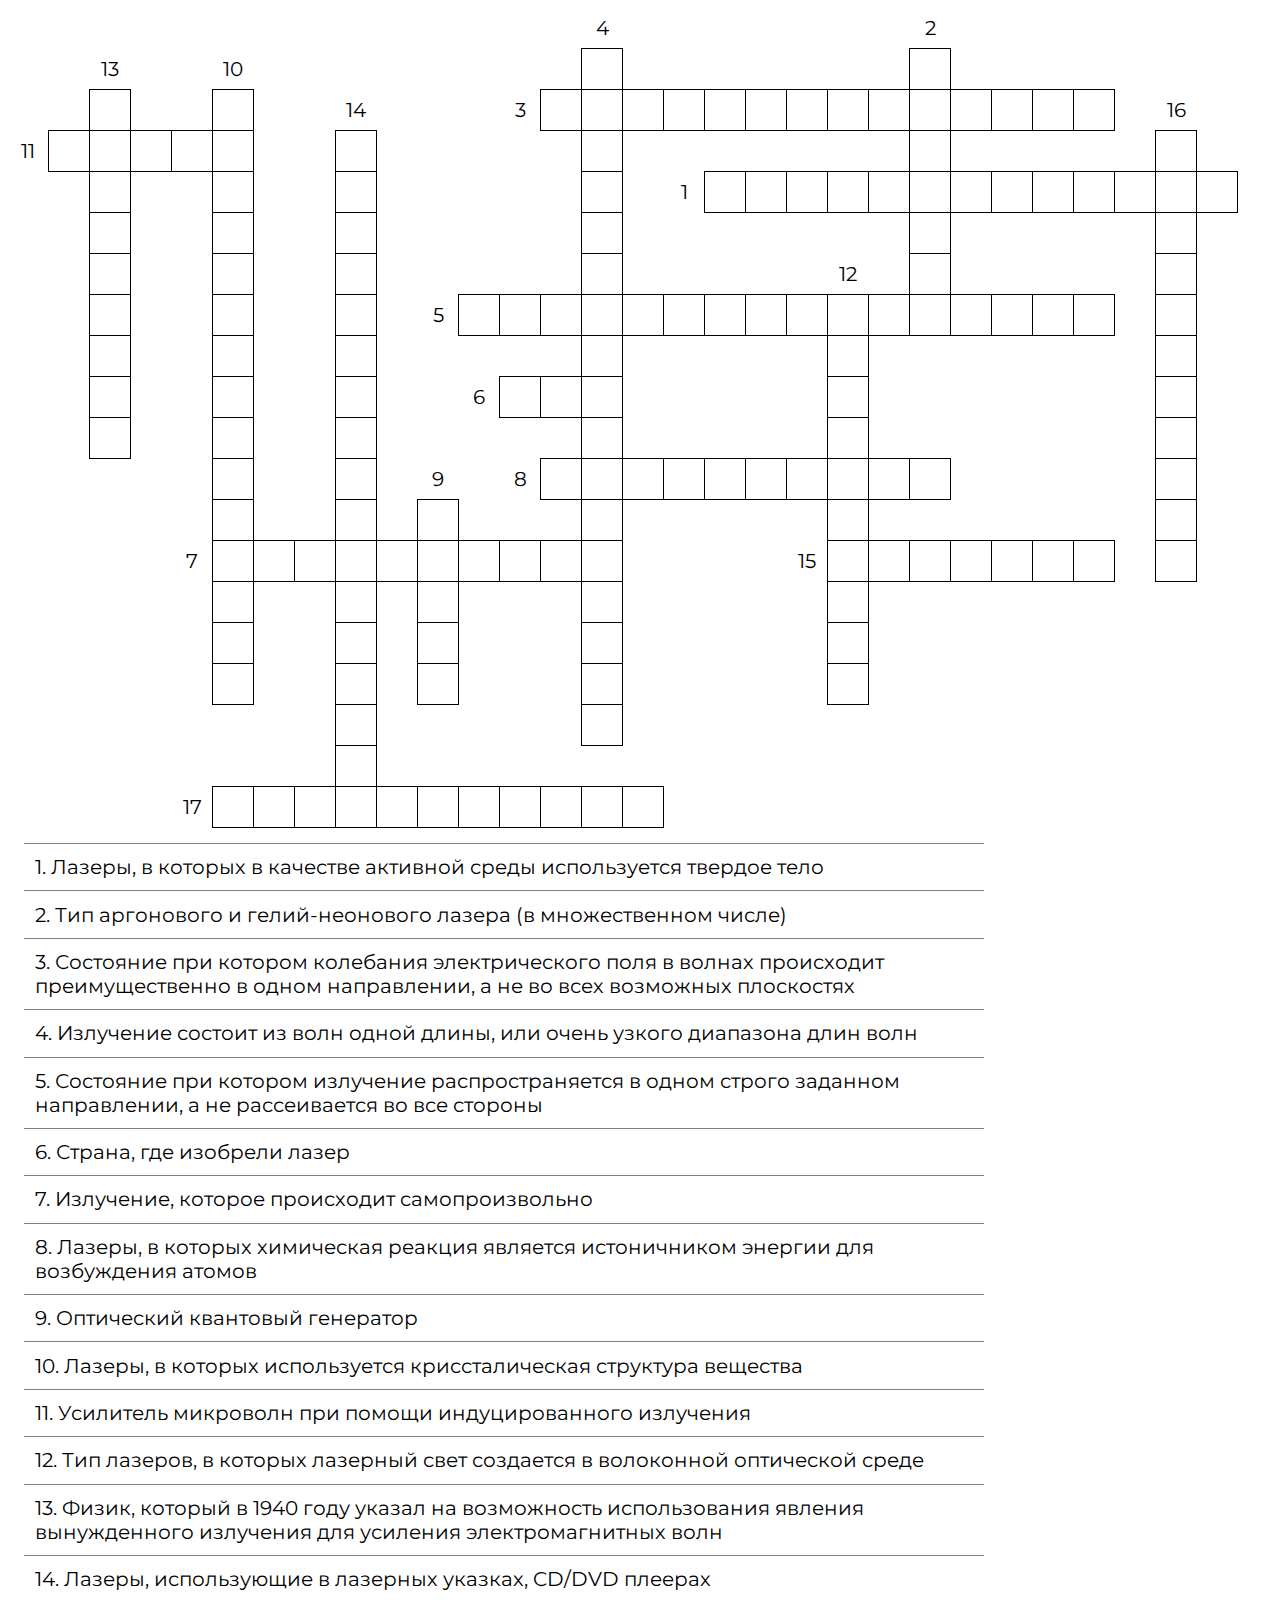
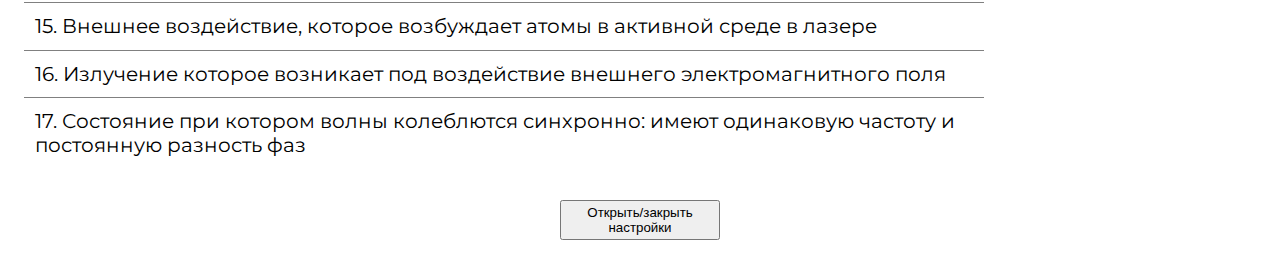
<file: index.html>
<!DOCTYPE html>
<html lang="en">
<head>
	<meta charset="UTF-8">
	<meta name="viewport" content="width=device-width, initial-scale=1.0">
	<title>Кроссворд по химии</title>
	<link rel="shortcut icon" href="logo.png" type="image/x-icon">
	<link rel="stylesheet" href="style.css">
	<link rel="preconnect" href="https://fonts.googleapis.com">
	<link rel="preconnect" href="https://fonts.gstatic.com" crossorigin>
	<link href="https://fonts.googleapis.com/css2?family=Montserrat:ital,wght@0,100..900;1,100..900&display=swap" rel="stylesheet">
</head>
<body>
		
	<div id="main-container">
		<div id="crossword-table"></div>
		<div id="questions-container" contenteditable>
			<div>1. Лазеры, в которых в качестве активной среды используется твердое тело</div>
			<div>2. Тип аргонового и гелий-неонового лазера (в множественном числе)</div>
			<div>3. Состояние при котором колебания электрического поля в волнах происходит преимущественно в одном направлении, а не во всех возможных плоскостях</div>
			<div>4. Излучение состоит из волн одной длины, или очень узкого диапазона длин волн</div>
			<div>5. Состояние при котором излучение распространяется в одном строго заданном направлении, а не рассеивается во все стороны</div>
			<div>6. Страна, где изобрели лазер</div>
			<div>7. Излучение, которое происходит самопроизвольно</div>
			<div>8. Лазеры, в которых химическая реакция является истоничником энергии для возбуждения атомов</div>
			<div>9. Оптический квантовый генератор</div>
			<div>10. Лазеры, в которых используется криссталическая структура вещества</div>
			<div>11. Усилитель микроволн при помощи индуцированного излучения</div>
			<div>12. Тип лазеров, в которых лазерный свет создается в волоконной оптической среде</div>
			<div>13. Физик, который в 1940 году указал на возможность использования явления вынужденного излучения для усиления электромагнитных волн</div>
			<div>14. Лазеры, использующие в лазерных указках, CD/DVD плеерах</div>
			<div>15. Внешнее воздействие, которое возбуждает атомы в активной среде в лазере</div>
			<div>16. Излучение которое возникает под воздействие внешнего электромагнитного поля</div>
			<div>17. Состояние при котором волны колеблются синхронно: имеют одинаковую частоту и постоянную разность фаз</div>
		</div>
	</div>
	<div id="open-settings-container">
		<button id="open-settings">Открыть/закрыть настройки</button>
	</div>
	<div id="settings-container" hidden>
		<div id="convert-button-container">
			<button id="convert-button">Конвертировать</button>
		</div>
		<div id="crossword-editor-container">
			<form action="#" id="crossword-editor-form"></form>
		</div>
			
		<div id="saved-game-data-container">
			<textarea id="saved-game-data" cols="90" rows="20"></textarea>
		</div>
		<button id="clear-button">Очистить</button>
		<button id="default-button">По умолчанию</button>
	</div>
	<script src="script.js">
	</script>
</body>
</html>
</file>
<file: style.css>
html, body {
	font-family: 'Montserrat';
}

.btn {
	width: 40px;
	height: 40px;
	margin: 0;
	text-align: center;
	display: flex;
	justify-content: center;
	align-items: center;
	font-size: 20px;
	transition: all 0.15s cubic-bezier(0.47, 0, 0.745, 0.715);
	border-collapse: collapse;
	opacity: 1;
}

.active:not(.hidden) {
	background-color: #dddddd;
}

.active {
	cursor: inherit;
	box-shadow: 0 0 0 1px black;
	}

.hidden {
	color: transparent;
	cursor: pointer;
	user-select: none;
}


#crossword-table {
	padding: 0;
	margin: 0;
	gap: 0;
	display: grid;
	grid-template-columns: repeat(30, 40px);
	grid-template-rows: repeat(20, 40px);
	grid-gap: 1px;
	box-sizing: border-box;
}

#questions-container {
	font-family: "Montserrat";
	font-size: 1.25rem;
	margin: 1rem;
	width: 60rem;
}

#questions-container div {
	padding: 0.7rem;
	border-top: 1px solid gray;
}

#main-container {
	display: flex;
	flex-wrap: wrap;
}

#crossword-editor-container {
	display: flex;
	justify-content: center;
}

#crossword-editor-form {
	padding: 0;
	margin: 0;
	gap: 0;
	display: grid;
	grid-template-columns: repeat(30, 40px);
	grid-template-rows: repeat(20, 40px);
	grid-gap: 1px;
	box-sizing: border-box;
}

.cell-input {
	display: flex;
	justify-content: center;
	align-items: center;
	text-align: center;
	font-size: 1.5rem;
}

#convert-button {
	margin: 1rem;
	height: 2.5rem;
	width: 10rem;
}

#convert-button-container {
	display: flex;
	align-items: center;
	justify-content: center;
}

#saved-game-data {
	border: 1px solid black;
}

#saved-game-data-container {
	display: flex;
	align-items: center;
	justify-content: center;
	padding: 2rem;
}

#open-settings-container {
	display: flex;
	align-items: center;
	justify-content: center;
}

#open-settings {
	margin: 1rem;
	height: 2.5rem;
	width: 10rem;
}
</file>
